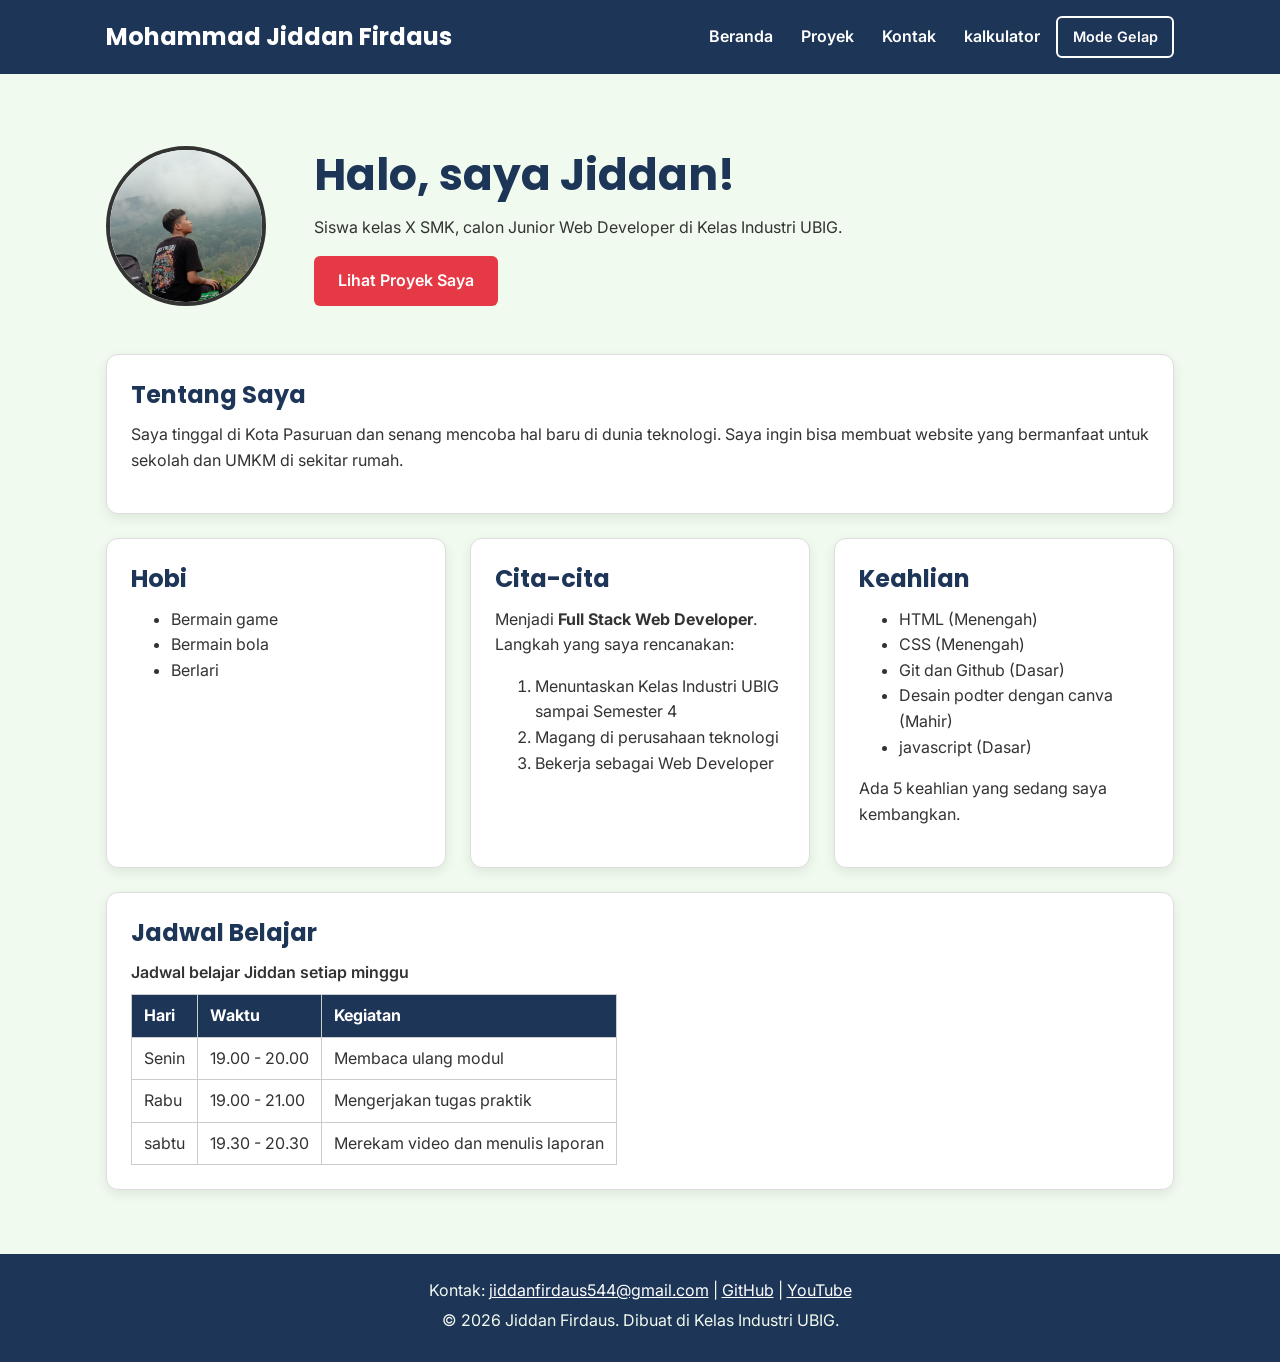
<file: index.html>
<!DOCTYPE html>
<html lang="id">

<head>
  <meta charset="UTF-8">
  <meta name="viewport" content="width=device-width, initial
scale=1.0">
  <title>Mohammad Jiddan Firdaus | Beranda</title>
  <link rel="preconnect" href="https://fonts.googleapis.com">
  <link rel="preconnect" href="https://fonts.gstatic.com" crossorigin>
  <link href="https://fonts.googleapis.com/css2?
family=Inter:wght@400;600&family=Poppins:wght@600;700&display=swap" rel="stylesheet">
  <link rel="stylesheet" href="css/style.css">
  <script src="js/main.js" defer></script>
  <script src="js/kalkulator.js" defer></script>
  <script src="js/logika.js" defer></script>
  <script src="js/latihan.js" defer></script>
</head>

<body>
  <header>
    <div class="container navbar">
      <h1>Mohammad Jiddan Firdaus</h1>
      <nav class="menu-laptop">
        <ul>
          <li><a href="index.html">Beranda</a></li>
          <li><a href="proyek.html">Proyek</a></li>
          <li><a href="kontak.html">Kontak</a></li>
          <li><a href="kalkulator.html">kalkulator</a></li>
          <button type="button" id="tombol-tema" class="tombol-tema">Mode Gelap</button>
        </ul>
      </nav>
      <!-- Tantangan: menu ponsel yang bisa dibuka-tutup -->
      <details class="menu-ponsel">
        <summary>Menu</summary>
        <nav>
          <ul>
            <li><a href="index.html">Beranda</a></li>
            <li><a href="proyek.html">Proyek</a></li>
            <li><a href="kontak.html">Kontak</a></li>
            <li><a href="kalkulator.html">kalkulator</a></li>
          </ul>
          <button id="tombol-tema">Mode Gelap</button>
        </nav>
      </details>
    </div>
  </header>

  <main>
    <div class="container">
      <section class="hero">
        <img src="img/Foto saya.jpeg" alt="Foto1.jpeg" width="180">
        <div>
          <h2>Halo, saya Jiddan!</h2>
          <p>Siswa kelas X SMK, calon Junior Web Developer di Kelas Industri UBIG.</p>
          <a href="proyek.html" class="tombol">Lihat Proyek Saya</a>
        </div>
      </section>

      <section class="kartu">
        <h2>Tentang Saya</h2>
        <p>Saya tinggal di Kota Pasuruan dan senang mencoba hal baru di dunia teknologi. Saya ingin bisa membuat website
          yang bermanfaat untuk sekolah dan UMKM di sekitar rumah.</p>
      </section>

      <div class="daftar-kartu">
        <section class="kartu">
          <h2>Hobi</h2>
          <ul>
            <li>Bermain game</li>
            <li>Bermain bola</li>
            <li>Berlari</li>
          </ul>
        </section>

        <section class="kartu">
          <h2>Cita-cita</h2>
          <p>Menjadi <strong>Full Stack Web Developer</strong>. Langkah yang saya rencanakan:</p>
          <ol>
            <li>Menuntaskan Kelas Industri UBIG sampai Semester 4</li>
            <li>Magang di perusahaan teknologi</li>
            <li>Bekerja sebagai Web Developer</li>
          </ol>
        </section>

        <section class="kartu">
          <h2>Keahlian</h2>
          <ul id="daftar-skill"></ul>
          <p id="jumlah-skill"></p>
        </section>
      </div>

      <section class="kartu">
        <h2>Jadwal Belajar</h2>
        <table>
          <caption>Jadwal belajar Jiddan setiap minggu</caption>
          <thead>
            <tr>
              <th>Hari</th>
              <th>Waktu</th>
              <th>Kegiatan</th>
            </tr>
          </thead>
          <tbody>
            <tr>
              <td>Senin</td>
              <td>19.00 - 20.00</td>
              <td>Membaca ulang modul</td>
            </tr>
            <tr>
              <td>Rabu</td>
              <td>19.00 - 21.00</td>
              <td>Mengerjakan tugas praktik</td>
            </tr>
            <tr>
              <td>sabtu</td>
              <td>19.30 - 20.30</td>
              <td>Merekam video dan menulis laporan</td>
            </tr>
          </tbody>
        </table>
      </section>
    </div>
  </main>

  <footer>
    <p>Kontak: <a href="mailto:jiddanfirdaus544@gmail.com">jiddanfirdaus544@gmail.com</a> |
      <a href="https://github.com/Jiddan25" target="_blank">GitHub</a> |
      <a href="https://youtube.com/@Jiddaan" target="_blank">YouTube</a>
    </p>
    <p>&copy; 2026 Jiddan Firdaus. Dibuat di Kelas Industri UBIG.</p>
  </footer>
</body>

</html>
</file>
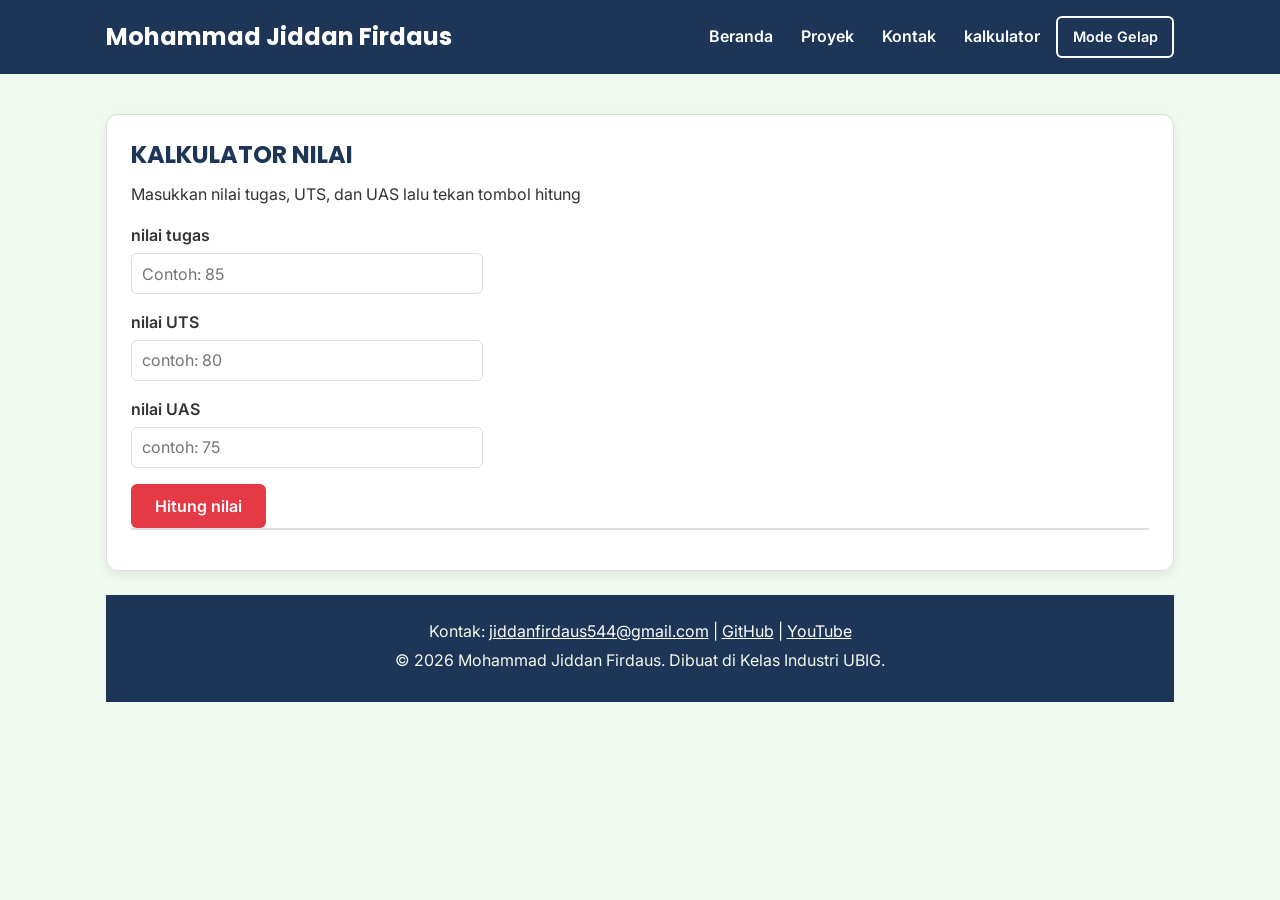
<file: kalkulator.html>
<!DOCTYPE html>
<html lang="id">

<head>
  <meta charset="UTF-8">
  <meta name="viewport" content="width=device-width, initial-scale=1.0">
  <title>Mohammad Jiddan Firdaus | Kontak</title>
  <link rel="preconnect" href="https://fonts.googleapis.com">
  <link rel="preconnect" href="https://fonts.gstatic.com" crossorigin>
  <link href="https://fonts.googleapis.com/css2?family=Inter:wght@400;600&family=Poppins:wght@600;700&display=swap"
    rel="stylesheet">
  <link rel="stylesheet" href="css/style.css">
  <script src="js/main.js" defer></script>
  <script src="js/kalkulator.js" defer></script>
  <script src="js/logika.js" defer></script>
  <script src="js/latihan.js" defer></script>
</head>

<body>
  <header>
    <div class="container navbar">
      <h1>Mohammad Jiddan Firdaus</h1>
      <nav class="menu-laptop">
        <ul>
          <li><a href="index.html">Beranda</a></li>
          <li><a href="proyek.html">Proyek</a></li>
          <li><a href="kontak.html">Kontak</a></li>
          <li><a href="kalkulator.html">kalkulator</a></li>
          <button type="button" id="tombol-tema" class="tombol-tema">Mode Gelap</button>
        </ul>
      </nav>
      <!-- Tantangan: menu ponsel yang bisa dibuka-tutup -->
      <details class="menu-ponsel">
        <summary>Menu</summary>
        <nav>
          <ul>
            <li><a href="index.html">Beranda</a></li>
            <li><a href="proyek.html">Proyek</a></li>
            <li><a href="kontak.html">Kontak</a></li>
            <li><a href="kalkulator.html">kalkulator</a></li>
          </ul>
            <button id="tombol-tema">Mode Gelap</button>
        </nav>
      </details>
    </div>
  </header>

  <main>
    <div class="container">
      <section class="kartu">
        <h2>KALKULATOR NILAI</h2>
        <p>Masukkan nilai tugas, UTS, dan UAS lalu tekan tombol hitung</p>

        <form>
          <p>
            <label for="nama">nilai tugas</label><br>
            <input type="text" id="tugas" name="tugas" placeholder="Contoh: 85" required>
          </p>
          <p>
            <label for="email">nilai UTS</label><br>
            <input type="email" id="uts" name="uts" placeholder="contoh: 80" required>
          </p>
          <p>
            <label for="hp">nilai UAS</label><br>
            <input type="tel" id="uas" name="uas" placeholder="contoh: 75" required>
          </p>

          <button type="button" id="hitung">Hitung nilai</button>

          <p id="hasil"></p>

        </form>
      </section>

      <footer>
        <p>Kontak: <a href="mailto:jiddanfirdaus544@gmail.com">jiddanfirdaus544@gmail.com</a> |
          <a href="https://github.com/Jiddan25" target="_blank">GitHub</a> |
          <a href="https://youtube.com/@Jiddaan" target="_blank">YouTube</a>
        </p>
        <p>&copy; 2026 Mohammad Jiddan Firdaus. Dibuat di Kelas Industri UBIG.</p>
      </footer>

      <script src="js/kalkulator.js"></script>
</body>
</html>
</file>
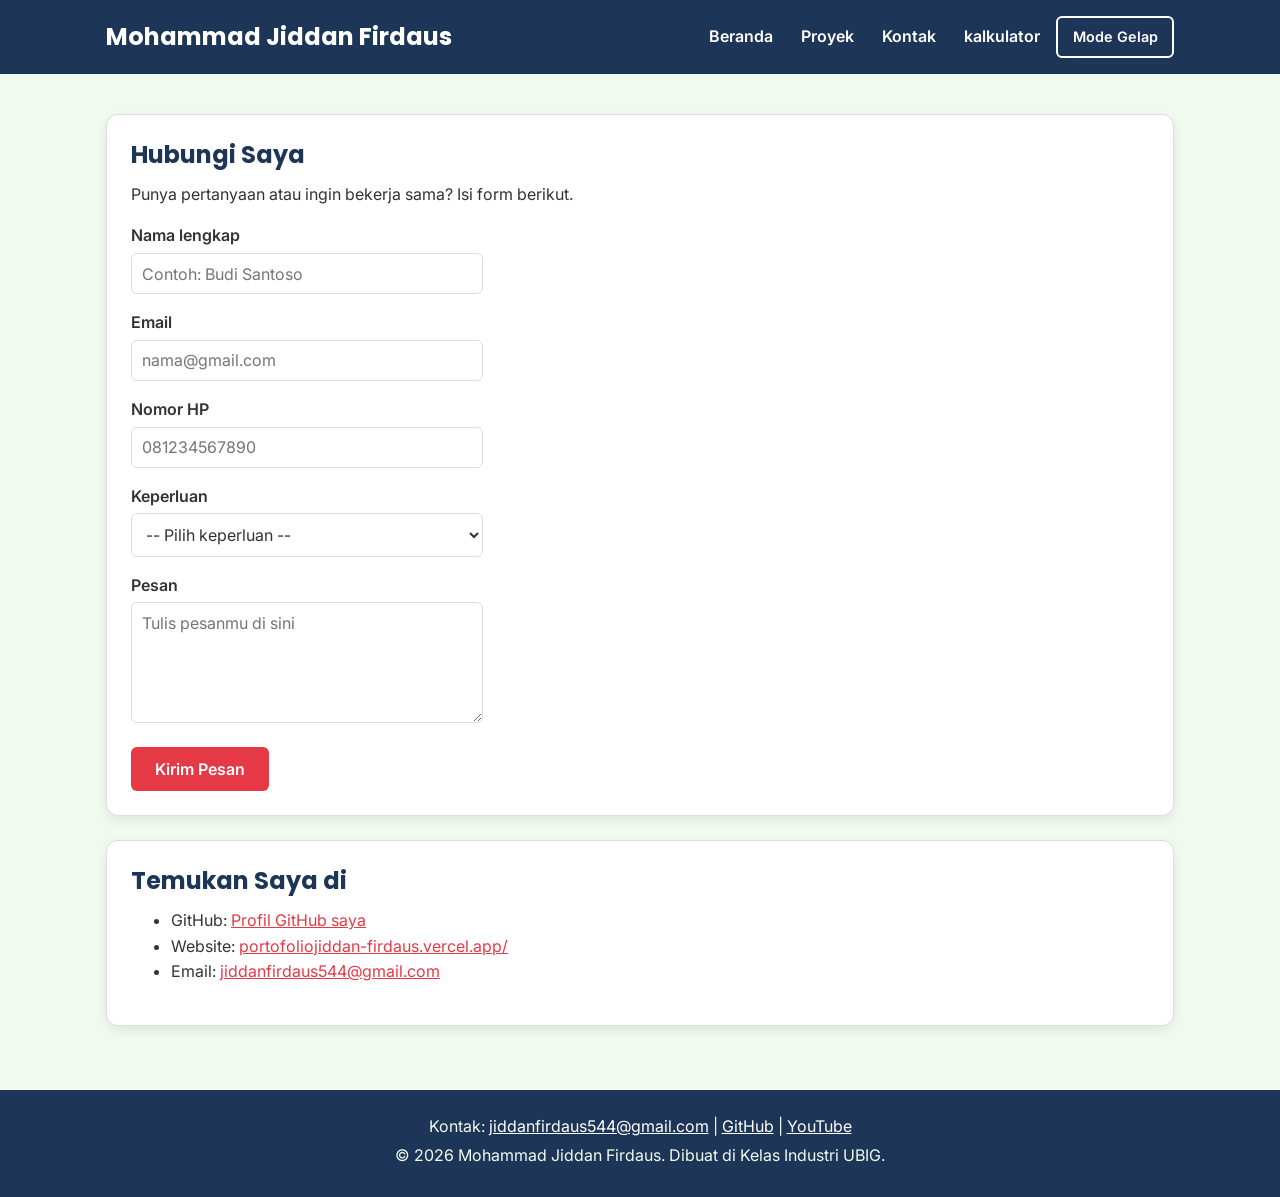
<file: kontak.html>
<!DOCTYPE html>
<html lang="id"> 

<head>
  <meta charset="UTF-8">
  <meta name="viewport" content="width=device-width, initial-scale=1.0">
  <title>Mohammad Jiddan Firdaus | Kontak</title>
  <link rel="preconnect" href="https://fonts.googleapis.com">
  <link rel="preconnect" href="https://fonts.gstatic.com" crossorigin>
  <link href="https://fonts.googleapis.com/css2?family=Inter:wght@400;600&family=Poppins:wght@600;700&display=swap"
    rel="stylesheet">
  <link rel="stylesheet" href="css/style.css">
  <script src="js/main.js" defer></script>
  <script src="js/kalkulator.js" defer></script>
  <script src="js/logika.js" defer></script>
  <script src="js/latihan.js" defer></script>

</head>

<body>
  <header>
    <div class="container navbar">
      <h1>Mohammad Jiddan Firdaus</h1>
      <nav class="menu-laptop">
        <ul>
          <li><a href="index.html">Beranda</a></li>
          <li><a href="proyek.html">Proyek</a></li>
          <li><a href="kontak.html">Kontak</a></li>
          <li><a href="kalkulator.html">kalkulator</a></li>
          <button type="button" id="tombol-tema" class="tombol-tema">Mode Gelap</button>
        </ul>
      </nav>
      <!-- Tantangan: menu ponsel yang bisa dibuka-tutup -->
      <details class="menu-ponsel">
        <summary>Menu</summary>
        <nav>
          <ul>
            <li><a href="index.html">Beranda</a></li>
            <li><a href="proyek.html">Proyek</a></li>
            <li><a href="kontak.html">Kontak</a></li>
            <li><a href="kalkulator.html">kalkulator</a></li>
          </ul>
          <button id="tombol-tema">Mode Gelap</button>
        </nav>
      </details>
    </div>
  </header>

  <main>
    <div class="container">
      <section class="kartu">
        <h2>Hubungi Saya</h2>
        <p>Punya pertanyaan atau ingin bekerja sama? Isi form berikut.</p>

        <form>
          <p>
            <label for="nama">Nama lengkap</label><br>
            <input type="text" id="nama" name="nama" placeholder="Contoh: Budi Santoso" required>
          </p>
          <p>
            <label for="email">Email</label><br>
            <input type="email" id="email" name="email" placeholder="nama@gmail.com" required>
          </p>
          <p>
            <label for="hp">Nomor HP</label><br>
            <input type="tel" id="hp" name="hp" placeholder="081234567890" required>
          </p>
          <p>
            <label for="keperluan">Keperluan</label><br>
            <select id="keperluan" name="keperluan" required>
              <option value="">-- Pilih keperluan --</option>
              <option value="bertanya">Bertanya</option>
              <option value="kerja-sama">Kerja sama proyek</option>
              <option value="lainnya">Lainnya</option>
            </select>
          </p>
          <p>
            <label for="pesan">Pesan</label><br>
            <textarea id="pesan" name="pesan" rows="5" cols="40" placeholder="Tulis pesanmu di sini"
              required></textarea>
          </p>
          <button type="submit">Kirim Pesan</button>
        </form>
      </section>

      <section class="kartu">
        <h2>Temukan Saya di</h2>
        <ul>
          <li>GitHub: <a href="https://github.com/Jiddan25" target="_blank">Profil GitHub saya</a></li>
          <li>Website: <a
              href="portofoliojiddan-firdaus.vercel.app/">portofoliojiddan-firdaus.vercel.app/</a></li>
          <li>Email: <a
              href="https://mail.google.com/mail/?view=cm&fs=1&to=jiddanfirdaus544@gmail.com">jiddanfirdaus544@gmail.com</a>
          </li>
        </ul>
      </section>
    </div>
  </main>

  <footer>
    <p>Kontak: <a href="mailto:jiddanfirdaus544@gmail.com">jiddanfirdaus544@gmail.com</a> |
      <a href="https://github.com/Jiddan25" target="_blank">GitHub</a> |
      <a href="https://youtube.com/@Jiddaan" target="_blank">YouTube</a>
    </p>
    <p>&copy; 2026 Mohammad Jiddan Firdaus. Dibuat di Kelas Industri UBIG.</p>
  </footer>
</body>
</html>
</file>
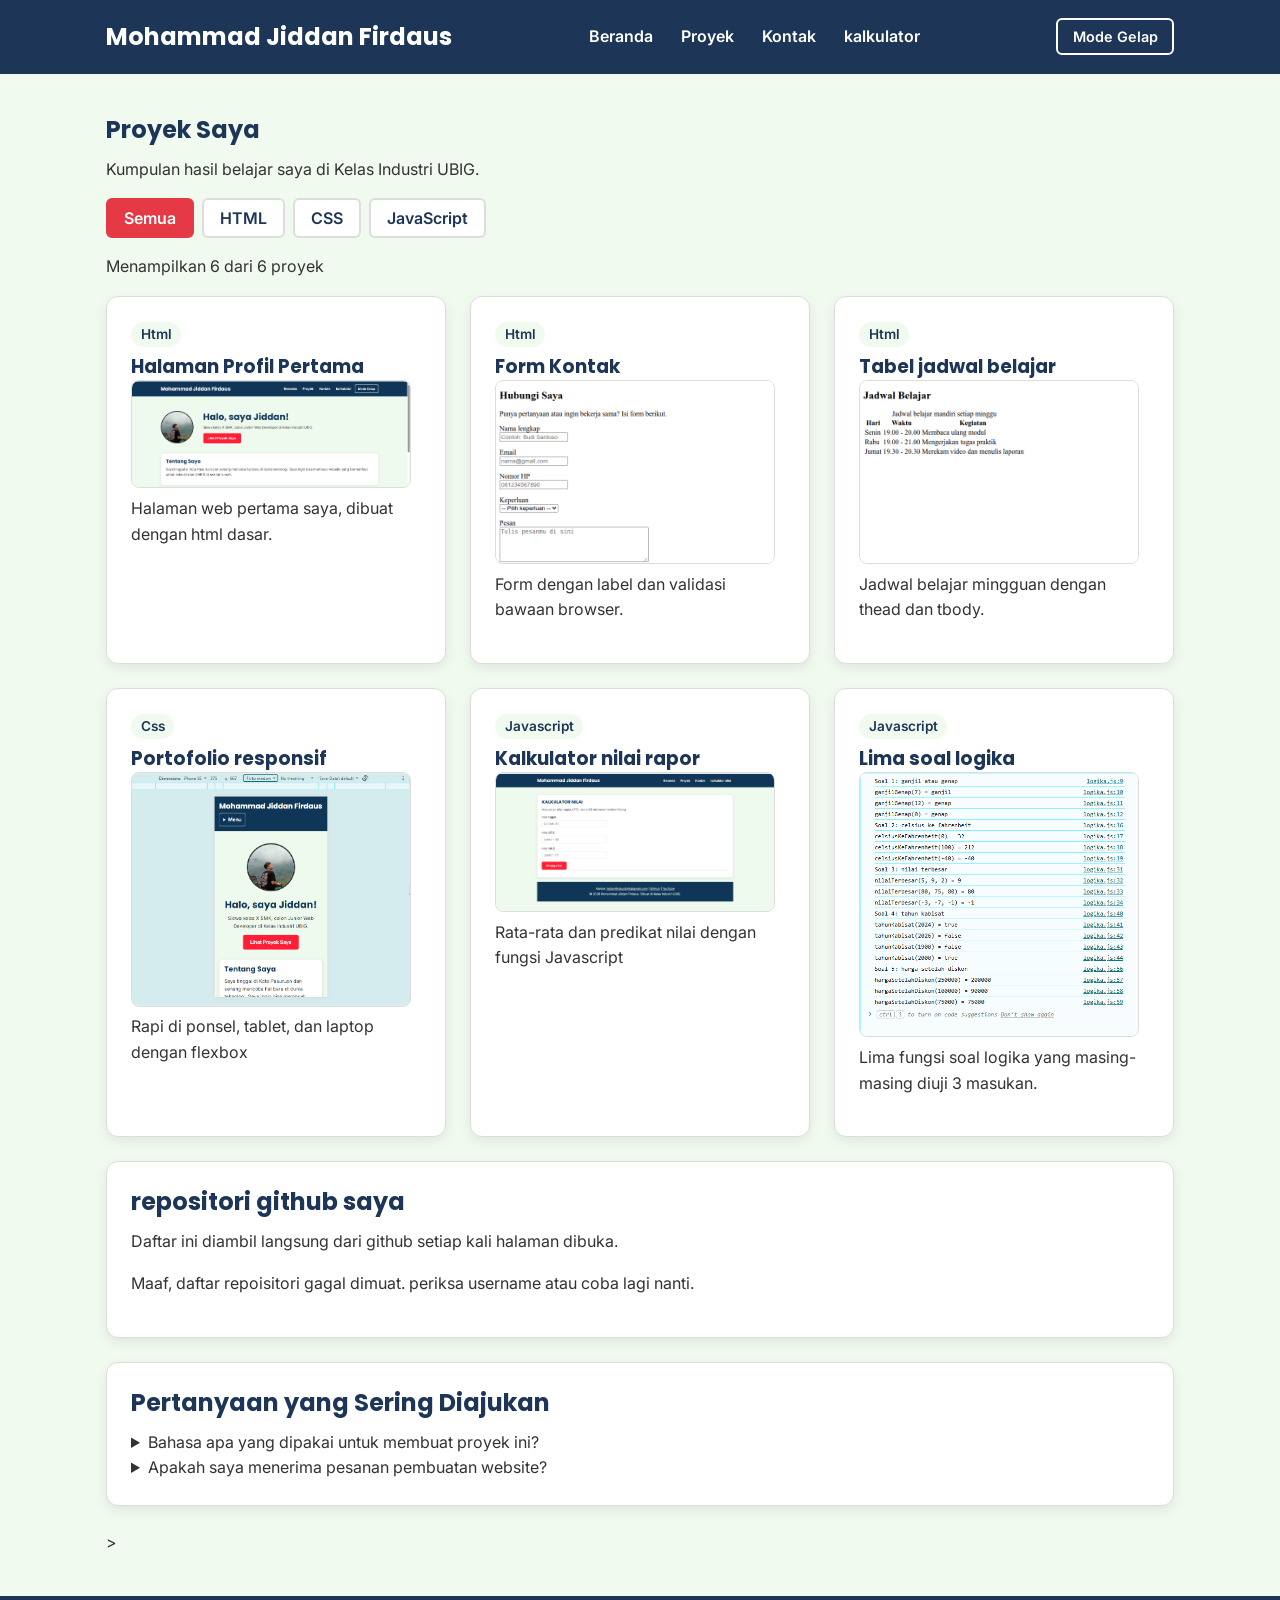
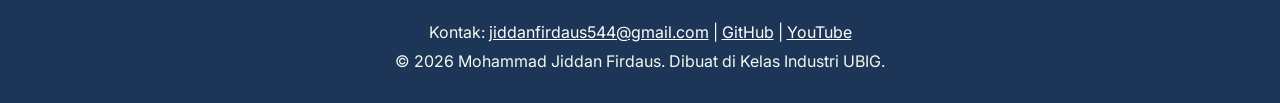
<file: proyek.html>
<!DOCTYPE html>
<html lang="id">

<head>
  <meta charset="UTF-8">
  <meta name="viewport" content="width=device-width, initial-scale=1.0">
  <title>Mohammad Jiddan Firdaus | Proyek</title>
  <link rel="preconnect" href="https://fonts.googleapis.com">
  <link rel="preconnect" href="https://fonts.gstatic.com" crossorigin>
  <link href="https://fonts.googleapis.com/css2?family=Inter:wght@400;600&family=Poppins:wght@600;700&display=swap"
    rel="stylesheet">
  <link rel="stylesheet" href="css/style.css">
</head>

<body>
  <header>
    <div class="container navbar">
      <h1>Mohammad Jiddan Firdaus</h1>
      <nav class="menu-laptop">
        <ul>
          <li><a href="index.html">Beranda</a></li>
          <li><a href="proyek.html">Proyek</a></li>
          <li><a href="kontak.html">Kontak</a></li>
          <li><a href="kalkulator.html">kalkulator</a></li>
        </ul>
      </nav>
      <button type="button" id="tombol-tema" class="tombol-tema">
        Mode Gelap
      </button>
      <!-- Tantangan: menu ponsel yang bisa dibuka-tutup -->
      <details class="menu-ponsel">
        <summary>Menu</summary>
        <nav>
          <ul>
            <li><a href="index.html">Beranda</a></li>
            <li><a href="proyek.html">Proyek</a></li>
            <li><a href="kontak.html">Kontak</a></li>
            <li><a href="kalkulator.html">kalkulator</a></li>
          </ul>
        </nav>
      </details>
    </div>
  </header>

  <main>
    <div class="container">
      <section>
        <h2>Proyek Saya</h2>
        <p>Kumpulan hasil belajar saya di Kelas Industri UBIG.</p>

        <div class="filter">
          <button id="filter-semua" class="tombol-filter aktif">Semua</button>
          <button id="filter-html" class="tombol-filter">HTML</button>
          <button id="filter-css" class="tombol-filter">CSS</button>
          <button id="filter-javascript" class="tombol-filter">JavaScript</button>
        </div>

        <p id="jumlah-proyek"></p>
        <div class="daftar-kartu" id="daftar-proyek"></div>
      </section>
      <section class="kartu">
        <h2>repositori github saya</h2>
        <p>Daftar ini diambil langsung dari github setiap kali halaman dibuka.</p>
        <p id="status-repo"></p>
        <ul id="daftar-repo"></ul>
      </section>

      <!-- FAQ dengan details dan summary -->
      <section class="kartu">
        <h2>Pertanyaan yang Sering Diajukan</h2>
        <details>
          <summary>Bahasa apa yang dipakai untuk membuat proyek ini?</summary>
          <p>Proyek di halaman ini dibuat dengan HTML, CSS, dan JavaScript. Pilih tombol kategori di atas untuk melihat
            proyek per bahasa.</p>
        </details>
        <details>
          <summary>Apakah saya menerima pesanan pembuatan website?</summary>
          <p>
            Belum, saya masih belajar. Namun kamu tetap boleh menghubungi saya melalui halaman kontak
          </p>
        </details>
      </section>>
    </div>
  </main>

  <footer>
    <p>Kontak: <a href="mailto:jiddanfirdaus544@gmail.com">jiddanfirdaus544@gmail.com</a> |
      <a href="https://github.com/Jiddan25" target="_blank">GitHub</a> |
      <a href="https://youtube.com/@Jiddaan" target="_blank">YouTube</a>
    </p>
    <p>&copy; 2026 Mohammad Jiddan Firdaus. Dibuat di Kelas Industri UBIG.</p>
  </footer>
  <script src="js/main.js" defer></script>
</body>

</html>
</file>
<file: css/style.css>
/* Gaya portofolio Mohammad Jiddan Firdaus
   Palet: #1D3557 (utama), #E63946 (aksen), #F1FAEE (latar)
   Huruf: Poppins (judul), Inter (isi)
   Tata letak: mobile first, titik ubah 768px (tablet) dan 1024px (laptop) */

/* 1. Reset */
* {
  box-sizing: border-box;
  margin: 0;
}

img {
  max-width: 100%;
  height: auto;
}

/* 2. Dasar halaman: warna dan huruf */
:root {
  --warna-utama: #1d3557;
  --warna-judul: #1d3557;
  --warna-aksen: #e63946;
  --warna-tautan: #e63946;
  --warna-latar: #f1faee;
  --warna-teks: #333333;
  --warna-kartu: #ffffff;
  --warna-garis: #dddddd;
}

body {
  font-family: "Inter", Arial, sans-serif;
  font-size: 1rem;
  line-height: 1.6;
  color: var(--warna-teks);
  background-color: var(--warna-latar);
}

h1,
h2,
h3 {
  font-family: "Poppins", Arial, sans-serif;
  color: var(--warna-judul);
  line-height: 1.3;
}

h2 {
  margin-bottom: 0.75rem;
}

p,
ul,
ol {
  margin-bottom: 1rem;
}

a {
  color: var(--warna-tautan);
}

/* 3. Wadah, header, dan menu */
.container {
  max-width: 1100px;
  margin: 0 auto;
  padding: 0 1rem;
}

header {
  background-color: var(--warna-utama);
  color: #ffffff;
  padding: 1rem 0;
}

header h1 {
  color: #FFFFFF;
  font-size: 1.5rem;
}

.navbar {
  display: flex;
  flex-wrap: wrap;
  justify-content: space-between;
  align-items: center;
  gap: 0.5rem;
}

nav ul {
  display: flex;
  gap: 0.25rem;
  padding: 0;
  margin: 0;
  list-style: none;
}

nav a {
  display: inline-block;
  padding: 0.5rem 0.75rem;
  border-radius: 6px;
  color: #ffffff;
  font-weight: 600;
  text-decoration: none;
}

/* Tantangan: menu ponsel buka-tutup dengan details */
.menu-laptop {
  display: none;
}

.menu-ponsel summary {
  padding: 0.5rem 0.75rem;
  border: 1px solid #ffffff;
  border-radius: 6px;
  font-weight: 600;
  cursor: pointer;
}

.menu-ponsel ul {
  flex-direction: column;
  margin-top: 0.5rem;
}

/* 4. Isi utama, hero, dan kartu */
main {
  padding: 1.5rem 0;
}

.hero {
  display: flex;
  flex-direction: column;
  align-items: center;
  gap: 1.5rem;
  padding: 1rem 0 2rem;
  text-align: center;
}

.hero img {
  width: 160px;
  height: 160px;
  object-fit: cover;
  border: 4px solid #333333;
  border-radius: 50%;
}

.hero h2 {
  font-size: 2rem;
}

.tombol {
  display: inline-block;
  padding: 0.75rem 1.5rem;
  border-radius: 6px;
  background-color: var(--warna-aksen);
  color: #FFFFFF;
  font-weight: 600;
  text-decoration: none;
}

.kartu {
  background-color: var(--warna-kartu);
  padding: 1rem;
  margin-bottom: 1.5rem;
  border: 1px solid var(--warna-garis);
  border-radius: 12px;
  box-shadow: 0 4px 12px rgba(0, 0, 0, 0.08);
}

.daftar-kartu {
  display: flex;
  flex-wrap: wrap;
  gap: 1.5rem;
  margin-bottom: 1.5rem;
}

.daftar-kartu .kartu {
  flex: 1 1 280px;
  margin-bottom: 0;
}

article img {
  border-radius: 8px;
  border: 1px solid var(--warna-garis);
}

/* 5. Tabel */
table {
  border-collapse: collapse;
}

caption {
  font-weight: 600;
  text-align: left;
  margin-bottom: 0.5rem;
}

th,
td {
  border: 1px solid #CCCCCC;
  padding: 0.5rem 0.75rem;
  text-align: left;
}

th {
  background-color: var(--warna-utama);
  color: #FFFFFF;
}

/* 6. Form */
label {
  font-weight: 600;
}

input,
select,
textarea {
  width: 100%;
  max-width: 22rem;
  padding: 0.6rem;
  margin-top: 0.25rem;
  border: 1px solid var(--warna-garis);
  border-radius: 6px;
  font-family: inherit;
  font-size: 1rem;
  background-color: var(--warna-kartu);
  color: var(--warna-teks);
}

button {
  padding: 0.75rem 1.5rem;
  border: none;
  border-radius: 6px;
  background-color: var(--warna-aksen);
  color: #FFFFFF;
  font-family: inherit;
  font-size: 1rem;
  font-weight: 600;
  cursor: pointer;
}

/* 7. Footer */
footer {
  background-color: var(--warna-utama);
  color: #F1FAEE;
  text-align: center;
  padding: 1.5rem;
}

footer p {
  margin-bottom: 0.25rem;
}

footer a {
  color: #FFFFFF;
}

/* 8. Tablet: lebar layar 768px ke atas */
@media (min-width: 768px) {
  .menu-laptop {
    display: block;
  }

  .menu-ponsel {
    display: none;
  }

  .hero {
    flex-direction: row;
    padding: 2rem 0 3rem;
    text-align: left;
  }

  .kartu {
    padding: 1.5rem;
  }
}

/* 9. Laptop: lebar layar 1024px ke atas */
@media (min-width: 1024px) {
  main {
    padding: 2.5rem 0;
  }

  .hero {
    gap: 3rem;
  }

  .hero h2 {
    font-size: 2.75rem;
  }
}

/* 10. Tombol tema, filter, dan label kategori */
.tombol-tema {
  padding: 0.5rem 0.9rem;
  border: 2px solid #ffffff;
  background-color: transparent;
  font-size: 0.9rem;
}

.filter,
.filter-proyek {
  display: flex;
  flex-wrap: wrap;
  gap: 0.5rem;
  margin-bottom: 1rem;
}

.tombol-filter {
  padding: 0.5rem 1rem;
  border: 2px solid var(--warna-garis);
  background-color: var(--warna-kartu);
  color: var(--warna-judul);
}

.tombol-filter.aktif {
  background-color: var(--warna-aksen);
  border-color: var(--warna-aksen);
  color: #ffffff;
}

.label {
  display: inline-block;
  padding: 0.1rem 0.6rem;
  margin-bottom: 0.5rem;
  border-radius: 999px;
  background-color: var(--warna-latar);
  color: var(--warna-judul);
  font-size: 0.85rem;
  font-weight: 600;
}

/* 11. Tema gelap: isi variabel diganti saat body memiliki class gelap */
body.gelap {
  --warna-utama: #0b1526;
  --warna-judul: #a8dadc;
  --warna-tautan: #ff8a8a;
  --warna-latar: #121a24;
  --warna-teks: #e3e8ee;
  --warna-kartu: #1c2836;
  --warna-garis: #34465a;
}

body.gelap .tombol-filter.aktif {
  background-color: #ff8a8a;
  border-color: #ff8a8a;
  color: #0b1526;
}

#hasil {
  background-color: var(--warna-kartu);
  color: var(--warna-teks);
  border: 1px solid var(--warna-garis);
}

body.gelap #hasil {
  background-color: var(--warna-kartu);
  color: var(--warna-teks);
}
</file>
